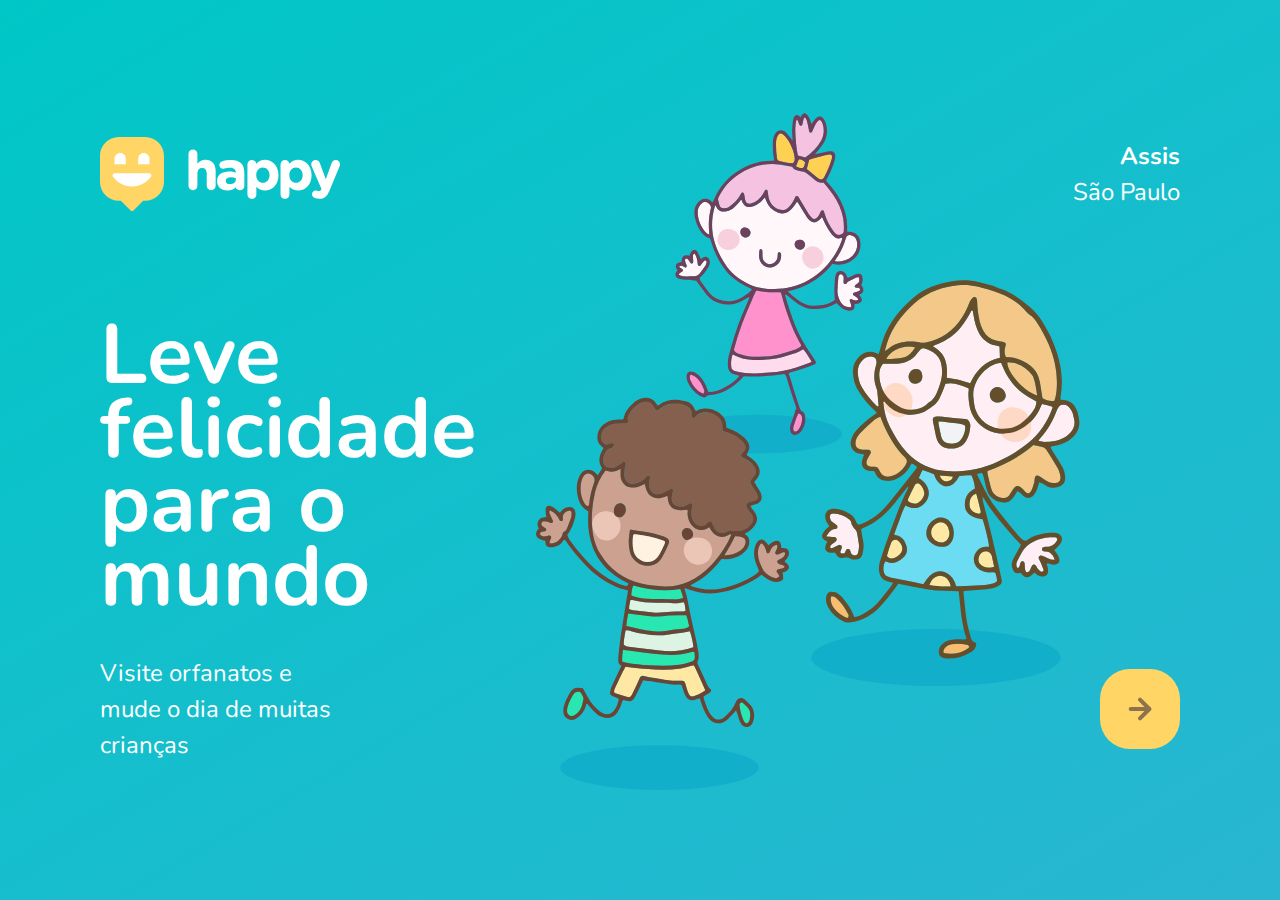
<file: index.html>
<!DOCTYPE html>
<html lang="pt_BR">
  <head>
    <meta charset="UTF-8" />
    <meta name="viewport" content="width=device-width, initial-scale=1.0" />
    <title>Happy</title>

    <link rel="icon" href="./public/images/logo-icon.png" />

    <link rel="stylesheet" href="./public/css/main.css">
    <link rel="stylesheet" href="./public/css/animations.css">
    <link rel="stylesheet" href="./public/css/page-landing.css">

    <link href="https://fonts.googleapis.com/css2?family=Nunito:wght@400;600;800&display=swap" rel="stylesheet">
  </head>
  <body>
    <div id="page-landing">
        <div id="container">

            <header>

            <img id="logo" class="animate-up" src="./public/images/logo.svg" alt="Logomarca de Happy" />

            <div class="location animate-up">
              <strong>Assis</strong>
              <p>São Paulo</p>
            </div>
        </header>  
            
        
      
          <main>
              <h1 class="animate-up">Leve felicidade para o mundo</h1>
      
              <section class="visit">
                  <p class="animate-up">Visite orfanatos e mude o dia de muitas crianças</p>
      
                  <a href="orphanages.html" title="Visite orfanatos" class="animate-up">
                    
                    <img src="./public/images/arrow.svg" alt="Ir para o mapa">
                  
                 </a>
              </section>
          </main>
        </div>
    </div>
  </body>
</html>
</file>
<file: public/css/main.css>
* {
  margin: 0;
  padding: 0;
  box-sizing: border-box;
}

body {
  height: 100vh;
  color: white;
  background: #EBF2F5;
}

:root {
  font-size: 62.5%;
}

body,
input,
button,
textarea {
  font: 400 1.8rem/1 "Nunito", sans-serif;
}
</file>
<file: public/css/animations.css>
/* Animations */
@keyframes up {
  from {
    opacity: 0;
    transform: translateY(16px);
  }

  to {
    opacity: 1;
    transform: translateY(0);
  }
}

@keyframes right {
  from {
  transform: translateX(-100%);

  }

  to {
    transform: translateX(0);
  }

}

@keyframes appear {
  from{
    opacity: 0;
  }
  to {
    opacity: 1;
  }
}

.animate-up {
  animation-name: up;
  animation-duration: 300ms;
  animation-fill-mode: backwards;
}

.animate-right {
  animation-name: right;
  animation-duration: 300ms;
}

.animate-appear{
  animation-name: appear;
  animation-duration: 300ms;
  animation-fill-mode: backwards;
}
</file>
<file: public/css/page-landing.css>
#page-landing {
  background: linear-gradient(329.54deg, #29b6d1 0%, #00c7c7 100%) no-repeat;

  text-align: center;
  min-height: 100vh;

  display: flex;
}

#container {
  margin: auto;

  width: min(90%, 112rem);
}

.location,
h1,
.visit p {
  height: 16vh;
}

#logo {
  animation-delay: 50ms;
}

.location {
  animation-delay: 100ms;
}

.visit a:hover {
  background: #96feff;
}

main h1 {
  animation-delay: 150ms;
  font-size: clamp(4rem, 8vw, 8.4rem);
}

.visiti p {
  animation-delay: 200ms;
}

.visit a {
  width: 8rem;
  height: 8rem;
  background: #ffd666;

  border: none;
  border-radius: 3rem;

  display: flex;
  align-items: center;
  justify-content: center;

  margin: auto;

  transition: background 200ms;
  animation-delay: 250ms;
}

/*desktop version*/
@media (min-width: 760px) {
  #container {
    padding: 5rem 2rem;
    /*shorthand background: image repeat position / zize*/
    background: url("../images/bg.svg") no-repeat 80% /
      clamp(30rem, 54vw, 56rem);
  }

  header {
    display: flex;
    align-items: center;
    justify-content: space-between;
  }

  .location,
  h1,
  .visit p {
    height: initial;
    text-align: initial;
  }

  .location {
    text-align: right;
    font-size: 2.4rem;
    line-height: 1.5;
  }

  main h1 {
    font-weight: bold;
    line-height: 0.88;

    margin: clamp(10%, 9vh, 12%) 0 4rem;

    width: min(300px, 80%);
  }

  .visit {
    display: flex;
    align-items: center;
    justify-content: space-between;
  }

  .visit p {
    font-size: 2.4rem;
    line-height: 1.5;
    width: clamp(20rem, 20vw, 30rem);
  }

  .visit a {
    margin: initial;
  }
}
</file>
